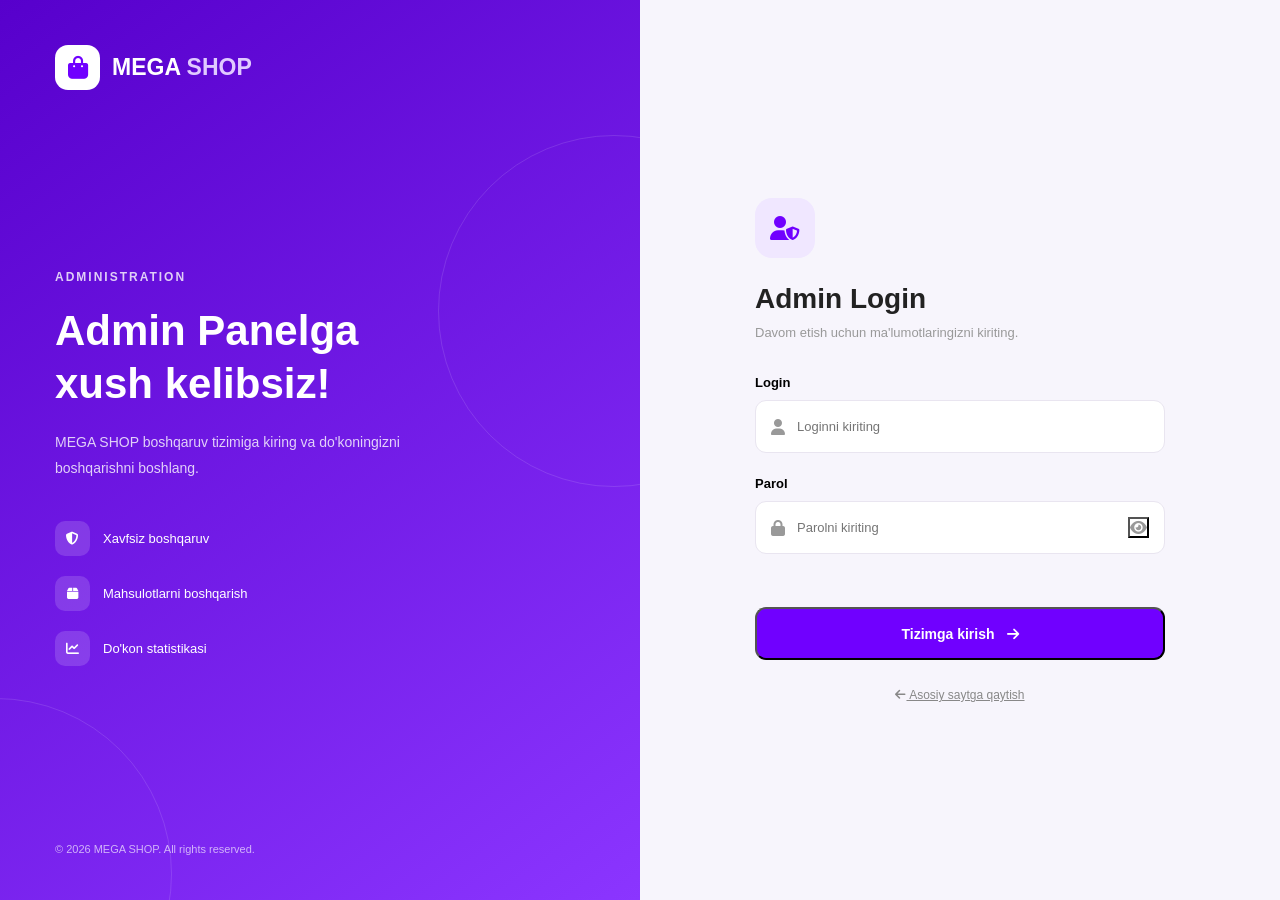
<file: Admin/index.html>
<!DOCTYPE html>
<html lang="uz">

<head>
    <meta charset="UTF-8">
    <meta name="viewport" content="width=device-width, initial-scale=1.0">
    <title>MEGA SHOP | Admin Panel</title>

    <link rel="stylesheet" href="css/style.css">
    <link rel="stylesheet" href="css/dashboard.css">

    <link rel="preconnect" href="https://fonts.googleapis.com">
    <link href="https://fonts.googleapis.com/css2?family=Inter:wght@400;500;600;700;800&display=swap" rel="stylesheet">
    <link rel="stylesheet" href="https://cdnjs.cloudflare.com/ajax/libs/font-awesome/6.5.0/css/all.min.css">
</head>

<body>

    <div class="admin-container">

        <!-- SIDEBAR -->
        <aside class="sidebar" id="sidebar">

            <div class="logo">
                <div class="logo-icon">
                    <i class="fa-solid fa-bag-shopping"></i>
                </div>
                <span>MEGA <b>SHOP</b></span>
            </div>

            <div class="menu-title">MENU</div>

            <nav class="sidebar-menu">

                <a href="index.html" class="menu-link active">
                    <i class="fa-solid fa-chart-pie"></i>
                    <span>Dashboard</span>
                </a>

                <a href="products.html" class="menu-link">
                    <i class="fa-solid fa-box"></i>
                    <span>Mahsulotlar</span>
                </a>

                <a href="add-product.html" class="menu-link">
                    <i class="fa-solid fa-plus"></i>
                    <span>Mahsulot qo'shish</span>
                </a>

                <a href="orders.html" class="menu-link">
                    <i class="fa-solid fa-cart-shopping"></i>
                    <span>Buyurtmalar</span>
                </a>

            </nav>

            <div class="sidebar-bottom">
                <a href="https://sotuv-sayti-gamma.vercel.app/" target="_blank" rel="noopener noreferrer"
                    class="menu-link">
                    <i class="fa-solid fa-globe"></i>
                    <span>Saytga o'tish</span>
                </a>
            </div>

        </aside>

        <!-- MAIN CONTENT -->
        <main class="main-content">

            <header class="topbar">

                <div class="topbar-left">
                    <button class="menu-toggle" id="menuToggle">
                        <i class="fa-solid fa-bars"></i>
                    </button>

                    <div>
                        <h2>Dashboard</h2>
                        <p>Xush kelibsiz, Admin!</p>
                    </div>
                </div>

                <div class="topbar-right">

                    <button class="notification">
                        <i class="fa-regular fa-bell"></i>
                        <span></span>
                    </button>

                    <div class="admin-profile">
                        <div class="profile-avatar">A</div>
                        <div>
                            <h4>Administrator</h4>
                            <p>Super Admin</p>
                        </div>
                    </div>

                </div>

            </header>

            <!-- DASHBOARD -->
            <section class="dashboard-content">

                <div class="welcome-banner">
                    <div>
                        <span>MEGA SHOP ADMIN</span>
                        <h1>Boshqaruv paneliga xush kelibsiz!</h1>
                        <p>Do'koningizni bitta joydan boshqaring.</p>
                    </div>

                    <div class="welcome-icon">
                        <i class="fa-solid fa-store"></i>
                    </div>
                </div>

                <!-- STATISTICS -->
                <div class="stats-grid">

                    <div class="stat-card">
                        <div class="stat-info">
                            <p>Jami mahsulotlar</p>
                            <h2 id="totalProducts">0</h2>
                        </div>
                        <div class="stat-icon purple">
                            <i class="fa-solid fa-box"></i>
                        </div>
                    </div>

                    <div class="stat-card">
                        <div class="stat-info">
                            <p>Buyurtmalar</p>
                            <h2 id="totalOrders">0</h2>
                        </div>
                        <div class="stat-icon blue">
                            <i class="fa-solid fa-cart-shopping"></i>
                        </div>
                    </div>

                    <div class="stat-card">
                        <div class="stat-info">
                            <p>Do'kon holati</p>
                            <h2 class="online-status">Online</h2>
                        </div>
                        <div class="stat-icon green">
                            <i class="fa-solid fa-chart-line"></i>
                        </div>
                    </div>

                </div>

                <!-- QUICK ACTIONS -->
                <div class="section-heading">
                    <div>
                        <h2>Tezkor amallar</h2>
                        <p>Kerakli bo'limga tez o'ting</p>
                    </div>
                </div>

                <div class="actions-grid">

                    <a href="add-product.html" class="action-card">
                        <div class="action-icon purple">
                            <i class="fa-solid fa-plus"></i>
                        </div>
                        <h3>Mahsulot qo'shish</h3>
                        <p>Yangi mahsulot yarating</p>
                        <i class="fa-solid fa-arrow-right action-arrow"></i>
                    </a>

                    <a href="products.html" class="action-card">
                        <div class="action-icon blue">
                            <i class="fa-solid fa-box-open"></i>
                        </div>
                        <h3>Mahsulotlar</h3>
                        <p>Barcha mahsulotlarni boshqaring</p>
                        <i class="fa-solid fa-arrow-right action-arrow"></i>
                    </a>

                    <a href="products.html" class="action-card">
                        <div class="action-icon orange">
                            <i class="fa-solid fa-layer-group"></i>
                        </div>
                        <h3>Kategoriyalar</h3>
                        <p>Kategoriyalarni boshqaring</p>
                        <i class="fa-solid fa-arrow-right action-arrow"></i>
                    </a>

                </div>

            </section>

        </main>

    </div>

    <script src="js/products.js"></script>
    <script src="js/main.js"></script>

</body>

</html>
</file>
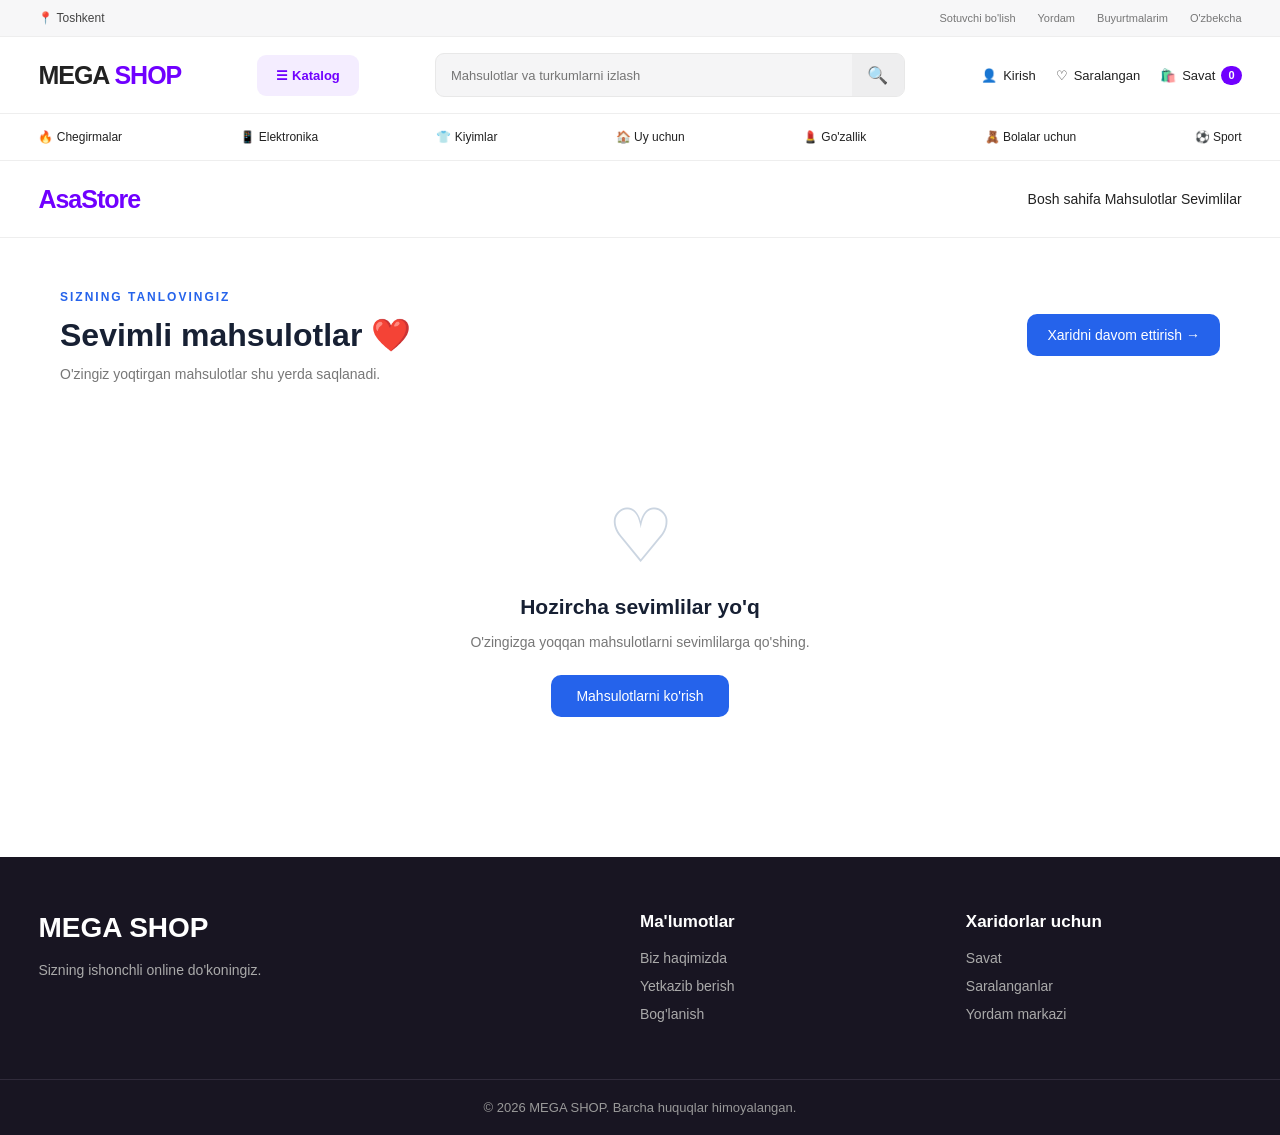
<file: favorites.html>
<!DOCTYPE html>
<html lang="uz">

<head>
    <meta charset="UTF-8">
    <meta name="viewport" content="width=device-width, initial-scale=1.0">
    <title>Sevimlilar | AsaStore</title>

    <link rel="stylesheet" href="css/style.css">
    <link rel="stylesheet" href="css/components.css">
    <link rel="stylesheet" href="css/favorites.css">
    <link rel="stylesheet" href="css/responsive.css">
</head>

<body>

    <header class="header">
        <div class="container">
            <a href="index.html" class="logo">AsaStore</a>

            <nav>
                <a href="index.html">Bosh sahifa</a>
                <a href="products.html">Mahsulotlar</a>
                <a href="favorites.html" class="active">Sevimlilar</a>
            </nav>
        </div>
    </header>

    <main class="favorites-page">

        <div class="favorites-heading">
            <div>
                <span class="favorites-label">SIZNING TANLOVINGIZ</span>
                <h1>Sevimli mahsulotlar ❤️</h1>
                <p>O'zingiz yoqtirgan mahsulotlar shu yerda saqlanadi.</p>
            </div>

            <a href="products.html" class="continue-shopping">
                Xaridni davom ettirish →
            </a>
        </div>

        <div id="favoritesContainer" class="favorites-grid">
            <!-- Mahsulotlar JavaScript orqali chiqadi -->
        </div>

        <div id="emptyFavorites" class="empty-favorites">
            <div class="empty-icon">♡</div>
            <h2>Hozircha sevimlilar yo'q</h2>
            <p>O'zingizga yoqqan mahsulotlarni sevimlilarga qo'shing.</p>
            <a href="products.html">Mahsulotlarni ko'rish</a>
        </div>

    </main>

    <script src="js/header.js"></script>
    <script src="js/products.js"></script>
    <script src="js/main.js"></script>
    <script src="js/favorites.js"></script>
    <script src="js/footer.js"></script>

</body>

</html>
</file>
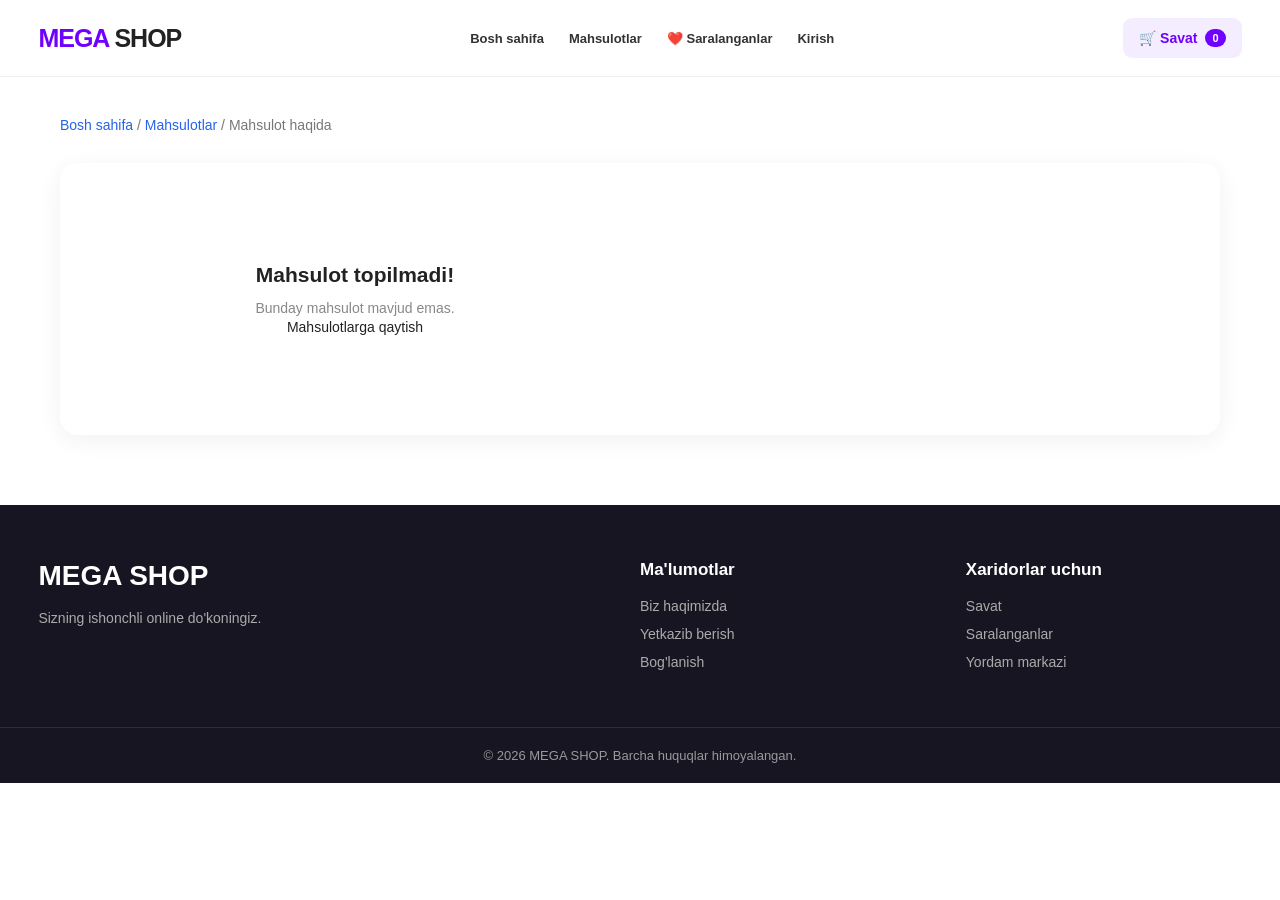
<file: product-detail.html>
<!DOCTYPE html>
<html lang="uz">

<head>
    <meta charset="UTF-8">
    <meta name="viewport" content="width=device-width, initial-scale=1.0">

    <title>Mahsulot haqida | MEGA SHOP</title>

    <link rel="stylesheet" href="css/style.css">
    <link rel="stylesheet" href="css/components.css">
    <link rel="stylesheet" href="css/product-detail.css">
    <link rel="stylesheet" href="css/responsive.css">
</head>

<body>

    <!-- HEADER -->

    <header class="header">

        <div class="container">

            <a href="index.html" class="logo">
                MEGA <span>SHOP</span>
            </a>

            <nav class="navbar">
                <a href="index.html">Bosh sahifa</a>
                <a href="products.html">Mahsulotlar</a>
                <a href="favorites.html">❤️ Saralanganlar</a>
                <a href="login.html">Kirish</a>
            </nav>

            <a href="cart.html" class="cart-link">
                🛒 Savat
                <span id="cartCount">0</span>
            </a>

        </div>

    </header>

    <!-- PRODUCT DETAIL -->

    <main class="product-detail-page">

        <div class="detail-breadcrumb">
            <a href="index.html">Bosh sahifa</a>
            <span> / </span>
            <a href="products.html">Mahsulotlar</a>
            <span> / </span>
            <span>Mahsulot haqida</span>
        </div>

        <section class="product-detail" id="productDetail">

            <div class="detail-image">

                <img id="detailImage" src="" alt="Mahsulot rasmi">

            </div>

            <div class="detail-info">

                <span class="detail-category" id="detailCategory">
                    Kategoriya
                </span>

                <h1 id="detailName">
                    Mahsulot nomi
                </h1>

                <div class="detail-rating" id="detailRating">
                    ⭐ 0.0
                </div>

                <div class="detail-prices">

                    <strong id="detailPrice">
                        0 so'm
                    </strong>

                    <del id="detailOldPrice">
                        0 so'm
                    </del>

                </div>

                <p class="detail-description" id="detailDescription">
                    Mahsulot haqida ma'lumot.
                </p>

                <div class="detail-actions">

                    <button class="detail-cart-btn" id="detailCartBtn">
                        🛒 Savatga qo'shish
                    </button>

                    <button class="detail-favorite-btn" id="detailFavoriteBtn">
                        ♡ Saralanganlarga
                    </button>

                </div>

                <div class="detail-features">

                    <p>🚚 Tezkor yetkazib berish</p>

                    <p>🛡️ Sifat kafolati</p>

                    <p>💳 Qulay to'lov imkoniyati</p>

                </div>

            </div>

        </section>

    </main>

    <!-- FOOTER -->

     

    <script src="js/products.js"></script>
    <script src="js/main.js"></script>
    <script src="js/product-detail.js"></script>
    <script src="js/footer.js"></script>

</body>

</html>
</file>
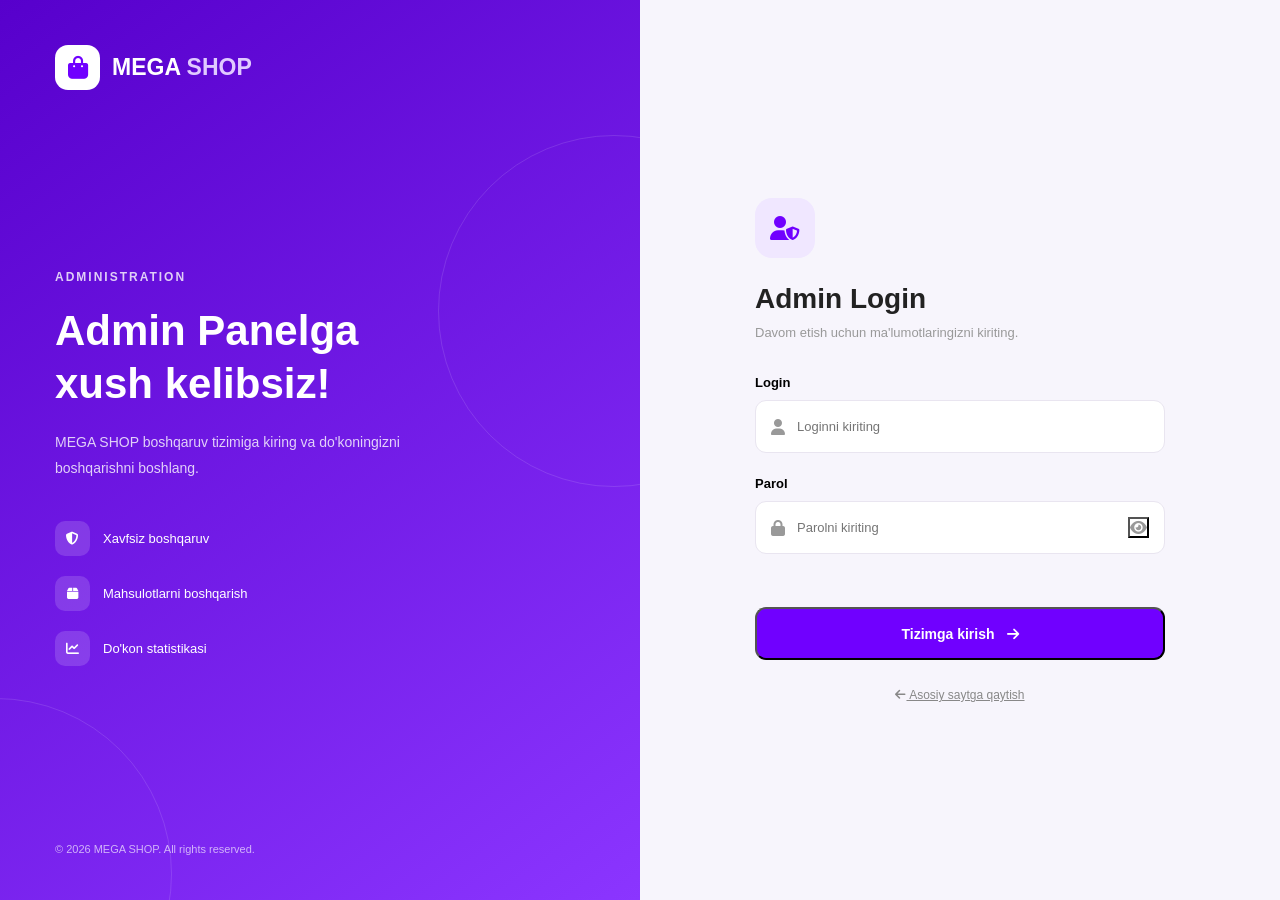
<file: Admin/add-product.html>
<!DOCTYPE html>
<html lang="uz">

<head>
    <meta charset="UTF-8">
    <meta name="viewport" content="width=device-width, initial-scale=1.0">
    <title>Mahsulot qo‘shish | MEGA SHOP Admin</title>

    <link rel="stylesheet" href="css/style.css">
    <link rel="stylesheet" href="css/add-product.css">
</head>

<body>

    <div class="admin-layout">

        <!-- SIDEBAR -->
        <aside class="sidebar">
            <div class="sidebar-logo">
                <h2>MEGA <span>SHOP</span></h2>
                <p>Admin Panel</p>
            </div>

            <nav class="sidebar-nav">
                <a href="index.html">📊 Dashboard</a>
                <a href="products.html">📦 Mahsulotlar</a>
                <a href="add-product.html" class="active">➕ Mahsulot qo‘shish</a>
                <!-- <a href="categories.html">📁 Kategoriyalar</a> -->
                <a href="orders.html">🛒 Buyurtmalar</a>
            </nav>

            <div class="sidebar-bottom">
                <a href="../index.html">🌐 Saytga qaytish</a>
                <a href="login.html" id="logoutBtn">🚪 Chiqish</a>
            </div>
        </aside>

        <!-- MAIN CONTENT -->
        <main class="main-content">

            <header class="admin-header">
                <div>
                    <h1 id="pageTitle">Yangi mahsulot</h1>
                    <p>Do‘koningizga yangi mahsulot qo‘shing</p>
                </div>

                <a href="products.html" class="back-btn">
                    ← Orqaga
                </a>
            </header>

            <section class="product-form-section">

                <form id="productForm">

                    <div class="form-card">
                        <h2>Mahsulot haqida</h2>

                        <div class="form-group">
                            <label for="productName">Mahsulot nomi</label>
                            <input type="text" id="productName" placeholder="Masalan: iPhone 17 Pro Max" required>
                        </div>

                        <div class="form-row">

                            <div class="form-group">
                                <label for="productPrice">Narxi (so‘m)</label>
                                <input type="number" id="productPrice" placeholder="15000000" min="0" required>
                            </div>

                            <div class="form-group">
                                <label for="productOldPrice">Eski narxi (ixtiyoriy)</label>
                                <input type="number" id="productOldPrice" placeholder="17000000" min="0">
                            </div>

                        </div>

                        <div class="form-group">
                            <label for="productCategory">Kategoriya</label>
                            <select id="productCategory" required>
                                <option value="">Kategoriyani tanlang</option>
                                <option value="Elektronika">Elektronika</option>
                                <option value="Telefonlar">Telefonlar</option>
                                <option value="Kompyuterlar">Kompyuterlar</option>
                                <option value="Kiyimlar">Kiyimlar</option>
                                <option value="Aksessuarlar">Aksessuarlar</option>
                                <option value="Uy jihozlari">Uy jihozlari</option>
                            </select>
                        </div>

                        <div class="form-group">
                            <label for="productImage">Mahsulot rasmi URL manzili</label>
                            <input type="url" id="productImage" placeholder="https://example.com/image.jpg">
                        </div>

                        <div class="form-group">
                            <label for="productDescription">Mahsulot tavsifi</label>
                            <textarea id="productDescription" rows="5"
                                placeholder="Mahsulot haqida ma'lumot yozing..."></textarea>
                        </div>

                    </div>

                    <div class="form-actions">
                        <a href="products.html" class="cancel-btn">
                            Bekor qilish
                        </a>

                        <button type="submit" id="saveProductBtn">
                            Mahsulotni saqlash
                        </button>
                    </div>

                </form>

            </section>

        </main>

    </div>

    <script src="js/main.js"></script>
    <script src="js/add-product.js"></script>

</body>

</html>
</file>
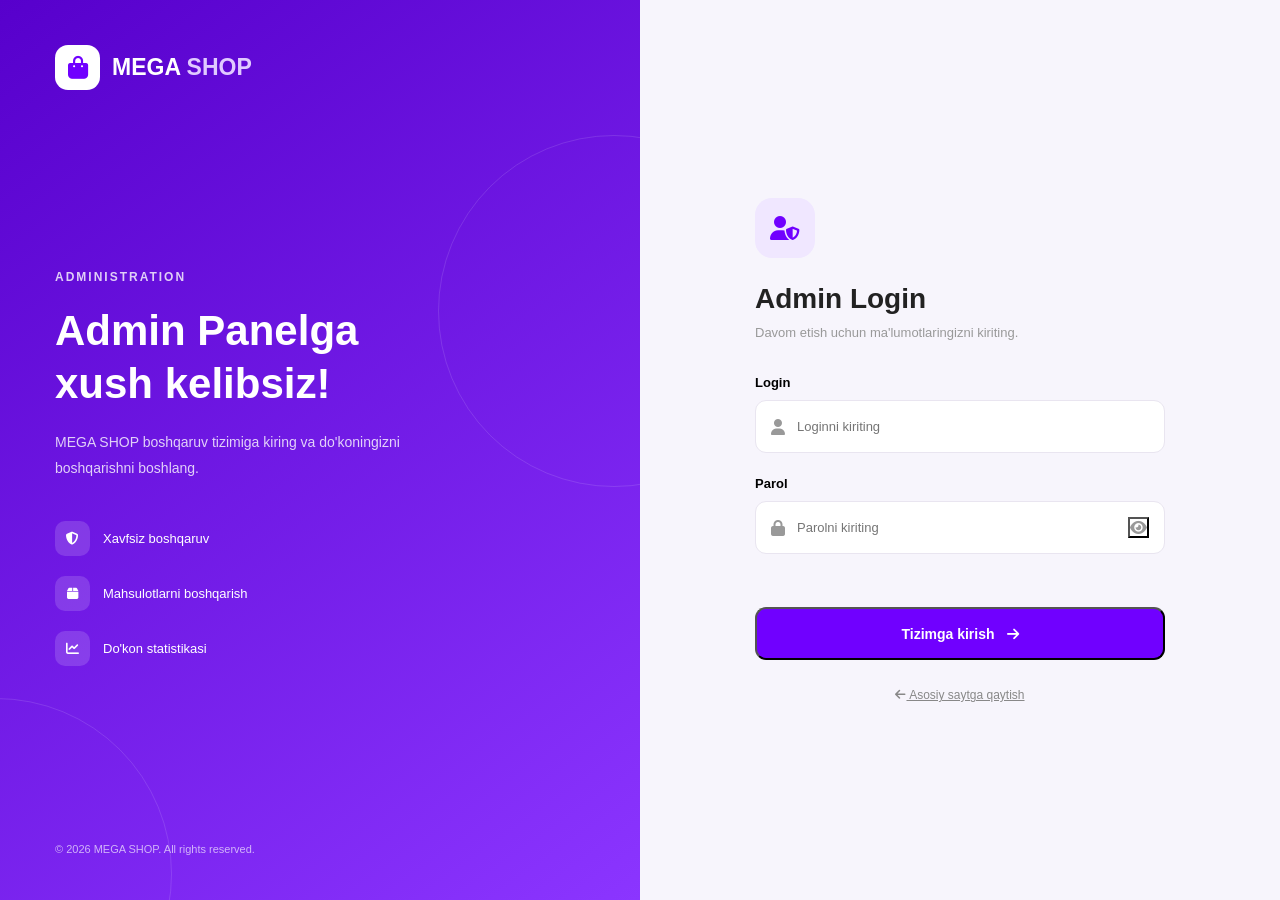
<file: Admin/login.html>
<!DOCTYPE html>
<html lang="uz">

<head>
    <meta charset="UTF-8">
    <meta name="viewport" content="width=device-width, initial-scale=1.0">
    <title>MEGA SHOP | Admin Login</title>

    <link rel="stylesheet" href="css/login.css">
    <link rel="stylesheet" href="https://cdnjs.cloudflare.com/ajax/libs/font-awesome/6.5.0/css/all.min.css">
</head>

<body>

    <div class="login-container">

        <div class="login-left">

            <div class="login-logo">
                <div class="logo-icon">
                    <i class="fa-solid fa-bag-shopping"></i>
                </div>
                <span>MEGA <b>SHOP</b></span>
            </div>

            <div class="login-content">
                <span class="welcome-label">ADMINISTRATION</span>

                <h1>Admin Panelga<br> xush kelibsiz!</h1>

                <p>
                    MEGA SHOP boshqaruv tizimiga kiring
                    va do'koningizni boshqarishni boshlang.
                </p>

                <div class="login-features">
                    <div>
                        <i class="fa-solid fa-shield-halved"></i>
                        Xavfsiz boshqaruv
                    </div>

                    <div>
                        <i class="fa-solid fa-box"></i>
                        Mahsulotlarni boshqarish
                    </div>

                    <div>
                        <i class="fa-solid fa-chart-line"></i>
                        Do'kon statistikasi
                    </div>
                </div>
            </div>

            <div class="login-footer">
                © 2026 MEGA SHOP. All rights reserved.
            </div>

        </div>


        <div class="login-right">

            <div class="login-form">

                <div class="form-icon">
                    <i class="fa-solid fa-user-shield"></i>
                </div>

                <h2>Admin Login</h2>
                <p>Davom etish uchun ma'lumotlaringizni kiriting.</p>

                <form id="loginForm">

                    <div class="input-group">
                        <label>Login</label>

                        <div class="input-box">
                            <i class="fa-solid fa-user"></i>

                            <input type="text" id="username" placeholder="Loginni kiriting" autocomplete="username"
                                required>
                        </div>
                    </div>


                    <div class="input-group">
                        <label>Parol</label>

                        <div class="input-box">
                            <i class="fa-solid fa-lock"></i>

                            <input type="password" id="password" placeholder="Parolni kiriting"
                                autocomplete="current-password" required>

                            <button type="button" id="togglePassword">
                                <i class="fa-solid fa-eye"></i>
                            </button>
                        </div>
                    </div>


                    <div class="error-message" id="errorMessage"></div>

                    <button type="submit" class="login-btn">
                        Tizimga kirish
                        <i class="fa-solid fa-arrow-right"></i>
                    </button>

                </form>

                <a href="../index.html" class="back-link">
                    <i class="fa-solid fa-arrow-left"></i>
                    Asosiy saytga qaytish
                </a>

            </div>

        </div>

    </div>

    <script src="js/login.js"></script>

</body>

</html>
</file>
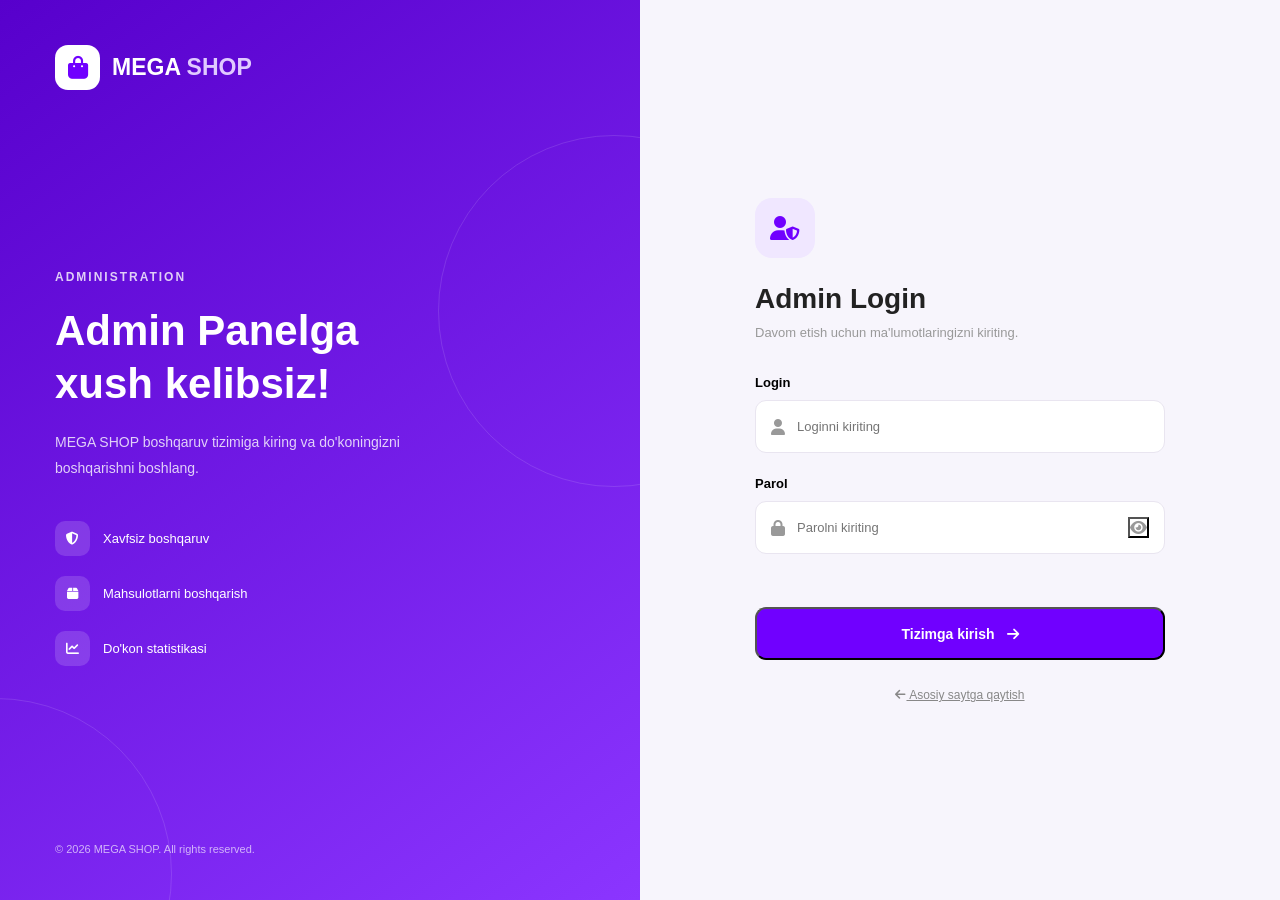
<file: Admin/products.html>
<!DOCTYPE html>
<html lang="uz">

<head>
    <meta charset="UTF-8">
    <meta name="viewport" content="width=device-width, initial-scale=1.0">
    <title>MEGA SHOP | Mahsulotlar</title>

    <link rel="stylesheet" href="css/style.css">
    <link rel="stylesheet" href="css/products.css">

    <link rel="stylesheet" href="https://cdnjs.cloudflare.com/ajax/libs/font-awesome/6.5.0/css/all.min.css">
</head>

<body>

    <div class="admin-container">

        <!-- SIDEBAR -->
        <aside class="sidebar" id="sidebar">

            <div class="logo">
                <div class="logo-icon">
                    <i class="fa-solid fa-bag-shopping"></i>
                </div>
                <span>MEGA <b>SHOP</b></span>
            </div>

            <div class="menu-title">MENU</div>

            <nav class="sidebar-menu">

                <a href="index.html" class="menu-link">
                    <i class="fa-solid fa-chart-pie"></i>
                    <span>Dashboard</span>
                </a>

                <a href="products.html" class="menu-link active">
                    <i class="fa-solid fa-box"></i>
                    <span>Mahsulotlar</span>
                </a>

                <a href="add-product.html" class="menu-link">
                    <i class="fa-solid fa-plus"></i>
                    <span>Mahsulot qo'shish</span>
                </a>

                <a href="categories.html" class="menu-link">
                    <i class="fa-solid fa-layer-group"></i>
                    <span>Kategoriyalar</span>
                </a>

                <a href="orders.html" class="menu-link">
                    <i class="fa-solid fa-cart-shopping"></i>
                    <span>Buyurtmalar</span>
                </a>

            </nav>

            <div class="sidebar-bottom">
                <a href="../index.html" target="_blank" class="menu-link">
                    <i class="fa-solid fa-globe"></i>
                    <span>Saytga o'tish</span>
                </a>
            </div>

        </aside>


        <!-- MAIN -->
        <main class="main-content">

            <header class="topbar">

                <div class="topbar-left">
                    <button class="menu-toggle" id="menuToggle">
                        <i class="fa-solid fa-bars"></i>
                    </button>

                    <div>
                        <h2>Mahsulotlar</h2>
                        <p>Barcha mahsulotlarni boshqaring</p>
                    </div>
                </div>

                <div class="topbar-right">

                    <div class="admin-profile">
                        <div class="profile-avatar">A</div>
                        <div>
                            <h4>Administrator</h4>
                            <p>Super Admin</p>
                        </div>
                    </div>

                </div>

            </header>


            <section class="products-content">

                <div class="products-heading">

                    <div>
                        <h1>Mahsulotlar</h1>
                        <p>Do'koningizdagi barcha mahsulotlar</p>
                    </div>

                    <a href="add-product.html" class="add-product-btn">
                        <i class="fa-solid fa-plus"></i>
                        Mahsulot qo'shish
                    </a>

                </div>


                <!-- STATISTICS -->
                <div class="product-summary">

                    <div class="summary-card">
                        <div>
                            <p>Jami mahsulotlar</p>
                            <h2 id="productCount">0</h2>
                        </div>
                        <i class="fa-solid fa-box"></i>
                    </div>

                    <div class="summary-card">
                        <div>
                            <p>Qidiruv natijalari</p>
                            <h2 id="searchCount">0</h2>
                        </div>
                        <i class="fa-solid fa-magnifying-glass"></i>
                    </div>

                </div>


                <!-- PRODUCT TABLE -->
                <div class="products-box">

                    <div class="products-toolbar">

                        <div>
                            <h3>Barcha mahsulotlar</h3>
                            <p>Mahsulotlaringiz ro'yxati</p>
                        </div>

                        <div class="search-box">
                            <i class="fa-solid fa-magnifying-glass"></i>
                            <input type="text" id="productSearch" placeholder="Mahsulot qidirish...">
                        </div>

                    </div>


                    <div class="table-wrapper">

                        <table>

                            <thead>
                                <tr>
                                    <th>Mahsulot</th>
                                    <th>Kategoriya</th>
                                    <th>Narxi</th>
                                    <th>Sana</th>
                                    <th>Amallar</th>
                                </tr>
                            </thead>

                            <tbody id="productsTable">

                            </tbody>

                        </table>

                    </div>


                    <div class="empty-products" id="emptyProducts">
                        <i class="fa-solid fa-box-open"></i>
                        <h3>Hozircha mahsulotlar yo'q</h3>
                        <p>Yangi mahsulot qo'shish orqali boshlang.</p>

                        <a href="add-product.html" class="add-product-btn">
                            <i class="fa-solid fa-plus"></i>
                            Mahsulot qo'shish
                        </a>
                    </div>

                </div>

            </section>

        </main>

    </div>

    <script src="js/main.js"></script>
    <script src="js/products.js"></script>

</body>

</html>
</file>
<file: Admin/css/style.css>
/* ==============================
   MEGA SHOP - ADMIN MAIN STYLE
============================== */

@import url('https://fonts.googleapis.com/css2?family=Inter:wght@400;500;600;700;800&display=swap');

:root {
    --primary: #7000ff;
    --primary-dark: #5700cc;
    --primary-light: #f3ebff;

    --text: #222222;
    --muted: #888888;

    --background: #f7f7fb;
    --white: #ffffff;
    --border: #eeeeee;

    --green: #16a34a;
    --orange: #f59e0b;
    --blue: #3b82f6;

    --sidebar-width: 260px;
}

* {
    margin: 0;
    padding: 0;
    box-sizing: border-box;
}

body {
    font-family: 'Inter', sans-serif;
    background: var(--background);
    color: var(--text);
}

a {
    text-decoration: none;
    color: inherit;
}

button {
    font-family: inherit;
    cursor: pointer;
    border: none;
}

.admin-container {
    display: flex;
    min-height: 100vh;
}

/* SIDEBAR */

.sidebar {
    width: var(--sidebar-width);
    height: 100vh;
    background: var(--white);
    border-right: 1px solid var(--border);
    position: fixed;
    top: 0;
    left: 0;
    padding: 28px 18px;
    display: flex;
    flex-direction: column;
    z-index: 1000;
}

.logo {
    display: flex;
    align-items: center;
    gap: 12px;
    font-size: 21px;
    font-weight: 800;
    margin-bottom: 45px;
    padding: 0 8px;
}

.logo b {
    color: var(--primary);
}

.logo-icon {
    width: 42px;
    height: 42px;
    background: var(--primary);
    color: white;
    border-radius: 12px;
    display: flex;
    justify-content: center;
    align-items: center;
    font-size: 19px;
}

.menu-title {
    font-size: 11px;
    font-weight: 700;
    color: #aaaaaa;
    letter-spacing: 1.5px;
    padding: 0 12px;
    margin-bottom: 15px;
}

.sidebar-menu {
    display: flex;
    flex-direction: column;
    gap: 7px;
}

.menu-link {
    display: flex;
    align-items: center;
    gap: 14px;
    padding: 14px 13px;
    border-radius: 10px;
    color: #777777;
    font-size: 13px;
    font-weight: 600;
    transition: 0.3s;
}

.menu-link i {
    font-size: 17px;
    width: 20px;
    text-align: center;
}

.menu-link:hover,
.menu-link.active {
    background: var(--primary-light);
    color: var(--primary);
}

.sidebar-bottom {
    margin-top: auto;
}

/* MAIN CONTENT */

.main-content {
    width: calc(100% - var(--sidebar-width));
    margin-left: var(--sidebar-width);
    min-height: 100vh;
}

/* TOPBAR */

.topbar {
    height: 90px;
    background: var(--white);
    border-bottom: 1px solid var(--border);
    padding: 0 35px;
    display: flex;
    align-items: center;
    justify-content: space-between;
}

.topbar-left {
    display: flex;
    align-items: center;
    gap: 15px;
}

.topbar-left h2 {
    font-size: 20px;
    font-weight: 800;
}

.topbar-left p {
    font-size: 12px;
    color: var(--muted);
    margin-top: 5px;
}

.topbar-right {
    display: flex;
    align-items: center;
    gap: 25px;
}

.notification {
    width: 42px;
    height: 42px;
    border-radius: 12px;
    background: #f7f4ff;
    color: var(--primary);
    font-size: 17px;
    position: relative;
}

.notification span {
    width: 7px;
    height: 7px;
    background: #ef4444;
    border-radius: 50%;
    position: absolute;
    top: 9px;
    right: 9px;
}

.admin-profile {
    display: flex;
    align-items: center;
    gap: 11px;
}

.profile-avatar {
    width: 42px;
    height: 42px;
    background: var(--primary);
    color: white;
    border-radius: 50%;
    display: flex;
    align-items: center;
    justify-content: center;
    font-size: 18px;
    font-weight: 800;
}

.admin-profile h4 {
    font-size: 12px;
    font-weight: 700;
}

.admin-profile p {
    font-size: 11px;
    color: var(--muted);
    margin-top: 4px;
}

.menu-toggle {
    display: none;
    width: 40px;
    height: 40px;
    background: var(--primary-light);
    color: var(--primary);
    border-radius: 10px;
    font-size: 18px;
}

/* COMMON */

.online-status {
    color: var(--green) !important;
}

.purple {
    background: #f0e7ff;
    color: #7000ff;
}

.orange {
    background: #fff4df;
    color: #f59e0b;
}

.blue {
    background: #e8f1ff;
    color: #3b82f6;
}

.green {
    background: #e5f9ed;
    color: #16a34a;
}

/* RESPONSIVE */

@media (max-width: 1000px) {
    :root {
        --sidebar-width: 230px;
    }

    .topbar {
        padding: 0 22px;
    }
}

@media (max-width: 768px) {

    .sidebar {
        transform: translateX(-100%);
        transition: 0.3s ease;
    }

    .sidebar.open {
        transform: translateX(0);
    }

    .main-content {
        width: 100%;
        margin-left: 0;
    }

    .menu-toggle {
        display: block;
    }

    .topbar {
        padding: 0 15px;
        height: 75px;
    }

    .topbar-right {
        gap: 12px;
    }

    .admin-profile h4,
    .admin-profile p {
        display: none;
    }
}

@media (max-width: 450px) {

    .topbar-left h2 {
        font-size: 16px;
    }

    .topbar-left p {
        font-size: 10px;
    }

    .notification {
        width: 36px;
        height: 36px;
    }

    .profile-avatar {
        width: 36px;
        height: 36px;
    }
}



/* ==============================
   ADD PRODUCT PAGE COMPATIBILITY
============================== */

.admin-layout {
    display: flex;
    min-height: 100vh;
}

.sidebar-logo {
    margin-bottom: 45px;
    padding: 0 8px;
}

.sidebar-logo h2 {
    font-size: 21px;
    font-weight: 800;
}

.sidebar-logo h2 span {
    color: var(--primary);
}

.sidebar-logo p {
    color: var(--muted);
    font-size: 12px;
    margin-top: 6px;
}

.sidebar-nav {
    display: flex;
    flex-direction: column;
    gap: 7px;
}

.sidebar-nav a,
.sidebar-bottom a {
    display: flex;
    align-items: center;
    gap: 12px;
    padding: 14px 13px;
    border-radius: 10px;
    color: #777;
    font-size: 13px;
    font-weight: 600;
    transition: 0.3s;
}

.sidebar-nav a:hover,
.sidebar-nav a.active,
.sidebar-bottom a:hover {
    background: var(--primary-light);
    color: var(--primary);
}

.sidebar-bottom {
    margin-top: auto;
}

.admin-header {
    background: white;
    padding: 28px 35px;
    display: flex;
    justify-content: space-between;
    align-items: center;
    border-bottom: 1px solid var(--border);
}

.admin-header h1 {
    font-size: 24px;
    font-weight: 800;
}

.admin-header p {
    color: var(--muted);
    font-size: 13px;
    margin-top: 7px;
}

@media (max-width: 768px) {
    .sidebar {
        width: 260px;
    }

    .admin-header {
        padding: 20px 15px;
    }

    .admin-header h1 {
        font-size: 19px;
    }
}
</file>
<file: Admin/css/dashboard.css>
/* ==============================
   MEGA SHOP - DASHBOARD STYLE
============================== */

.dashboard-content {
    padding: 30px 35px;
}

/* WELCOME BANNER */

.welcome-banner {
    background: linear-gradient(120deg, #7000ff, #9b50ff);
    padding: 35px;
    border-radius: 18px;
    color: white;
    display: flex;
    justify-content: space-between;
    align-items: center;
    position: relative;
    overflow: hidden;
    margin-bottom: 30px;
}

.welcome-banner span {
    font-size: 11px;
    font-weight: 700;
    letter-spacing: 2px;
    opacity: 0.8;
}

.welcome-banner h1 {
    font-size: 25px;
    font-weight: 800;
    margin: 12px 0;
}

.welcome-banner p {
    font-size: 13px;
    opacity: 0.85;
}

.welcome-icon {
    width: 100px;
    height: 100px;
    background: rgba(255,255,255,0.15);
    border-radius: 25px;
    display: flex;
    align-items: center;
    justify-content: center;
    font-size: 48px;
    transform: rotate(-10deg);
}

/* STATISTICS */

.stats-grid {
    display: grid;
    grid-template-columns: repeat(4, 1fr);
    gap: 20px;
    margin-bottom: 38px;
}

.stat-card {
    background: white;
    padding: 23px;
    border-radius: 15px;
    border: 1px solid #eeeeee;
    display: flex;
    align-items: center;
    justify-content: space-between;
    transition: 0.3s ease;
}

.stat-card:hover {
    transform: translateY(-5px);
    box-shadow: 0 12px 30px rgba(0,0,0,0.05);
}

.stat-info p {
    color: #888888;
    font-size: 12px;
    font-weight: 500;
    margin-bottom: 12px;
}

.stat-info h2 {
    font-size: 27px;
    font-weight: 800;
    color: #222222;
}

.stat-icon {
    width: 50px;
    height: 50px;
    border-radius: 13px;
    display: flex;
    align-items: center;
    justify-content: center;
    font-size: 20px;
}

/* SECTION HEADING */

.section-heading {
    display: flex;
    align-items: center;
    justify-content: space-between;
    margin-bottom: 20px;
}

.section-heading h2 {
    font-size: 19px;
    font-weight: 800;
}

.section-heading p {
    color: #999999;
    font-size: 12px;
    margin-top: 6px;
}

/* QUICK ACTIONS */

.actions-grid {
    display: grid;
    grid-template-columns: repeat(3, 1fr);
    gap: 20px;
}

.action-card {
    background: white;
    border: 1px solid #eeeeee;
    border-radius: 15px;
    padding: 25px;
    position: relative;
    transition: 0.3s ease;
}

.action-card:hover {
    transform: translateY(-5px);
    border-color: #d9c3ff;
    box-shadow: 0 12px 30px rgba(112,0,255,0.07);
}

.action-icon {
    width: 48px;
    height: 48px;
    border-radius: 13px;
    display: flex;
    justify-content: center;
    align-items: center;
    font-size: 19px;
    margin-bottom: 20px;
}

.action-card h3 {
    font-size: 15px;
    font-weight: 700;
    margin-bottom: 9px;
}

.action-card p {
    color: #999999;
    font-size: 12px;
}

.action-arrow {
    position: absolute;
    right: 24px;
    bottom: 25px;
    color: #aaaaaa;
    font-size: 14px;
    transition: 0.3s;
}

.action-card:hover .action-arrow {
    color: #7000ff;
    transform: translateX(5px);
}

/* RESPONSIVE */

@media (max-width: 1100px) {

    .stats-grid {
        grid-template-columns: repeat(2, 1fr);
    }

    .actions-grid {
        grid-template-columns: repeat(2, 1fr);
    }

}

@media (max-width: 768px) {

    .dashboard-content {
        padding: 22px 15px;
    }

    .welcome-banner {
        padding: 25px;
    }

    .welcome-banner h1 {
        font-size: 20px;
    }

    .welcome-icon {
        width: 70px;
        height: 70px;
        font-size: 32px;
    }

    .stats-grid {
        gap: 12px;
    }

    .stat-card {
        padding: 17px;
    }

    .stat-info h2 {
        font-size: 22px;
    }

    .stat-icon {
        width: 40px;
        height: 40px;
        font-size: 16px;
    }

}

@media (max-width: 480px) {

    .stats-grid {
        grid-template-columns: 1fr;
    }

    .actions-grid {
        grid-template-columns: 1fr;
    }

    .welcome-icon {
        display: none;
    }

    .welcome-banner h1 {
        font-size: 18px;
    }

}
</file>
<file: css/style.css>
/* ==============================
   MEGA SHOP - MAIN STYLE
============================== */

:root {
    --primary: #7000ff;
    --primary-dark: #5700cc;
    --secondary: #f4edff;
    --text: #222222;
    --muted: #777777;
    --border: #eeeeee;
    --background: #ffffff;
    --light: #f7f7f8;
    --radius: 12px;
}

* {
    margin: 0;
    padding: 0;
    box-sizing: border-box;
}

html {
    scroll-behavior: smooth;
}

body {
    font-family: 'Inter', sans-serif;
    background: var(--background);
    color: var(--text);
    font-size: 14px;
}

a {
    text-decoration: none;
    color: inherit;
}

button,
input {
    font-family: inherit;
}

button {
    cursor: pointer;
    border: none;
}

.container {
    width: min(1240px, 94%);
    margin: auto;
}

/* TOP HEADER */

.top-header {
    background: #f7f7f8;
    border-bottom: 1px solid var(--border);
}

.top-header-content {
    height: 36px;
    display: flex;
    align-items: center;
    justify-content: space-between;
}

.location {
    color: #444;
    font-size: 12px;
    font-weight: 500;
}

.top-links {
    display: flex;
    align-items: center;
    gap: 22px;
}

.top-links a {
    color: var(--muted);
    font-size: 11px;
    transition: 0.2s;
}

.top-links a:hover {
    color: var(--primary);
}

/* MAIN HEADER */

.header {
    background: white;
    position: sticky;
    top: 0;
    z-index: 100;
    border-bottom: 1px solid var(--border);
}

.header-content {
    min-height: 76px;
    display: flex;
    align-items: center;
    justify-content: space-between;
    gap: 22px;
}

.logo {
    font-size: 25px;
    font-weight: 800;
    color: var(--primary);
    white-space: nowrap;
    letter-spacing: -1px;
}

.logo span {
    color: #222;
}

.catalog-btn {
    background: var(--secondary);
    color: var(--primary);
    padding: 13px 19px;
    border-radius: 9px;
    font-weight: 600;
    font-size: 13px;
    transition: 0.3s;
    white-space: nowrap;
}

.catalog-btn:hover {
    background: #e8d9ff;
}

/* SEARCH */

.search-box {
    height: 44px;
    display: flex;
    flex: 1;
    max-width: 470px;
    background: #f5f5f6;
    border: 1px solid #e8e8e8;
    border-radius: 9px;
    overflow: hidden;
    transition: 0.3s;
}

.search-box:focus-within {
    border-color: var(--primary);
    box-shadow: 0 0 0 3px #7000ff15;
}

.search-box input {
    flex: 1;
    min-width: 0;
    padding: 0 15px;
    outline: none;
    border: none;
    background: transparent;
    font-size: 13px;
}

.search-box button {
    width: 52px;
    background: #eeeeef;
    font-size: 17px;
    transition: 0.2s;
}

.search-box button:hover {
    background: var(--primary);
}

/* HEADER ACTIONS */

.header-actions {
    display: flex;
    align-items: center;
    gap: 20px;
}

.header-actions a {
    display: flex;
    align-items: center;
    gap: 6px;
    font-size: 13px;
    font-weight: 500;
    white-space: nowrap;
    transition: 0.2s;
}

.header-actions a:hover {
    color: var(--primary);
}

.header-actions b {
    background: var(--primary);
    color: white;
    border-radius: 50%;
    min-width: 19px;
    height: 19px;
    display: grid;
    place-items: center;
    font-size: 10px;
}

/* CATEGORY NAVIGATION */

.category-nav {
    background: white;
    border-bottom: 1px solid var(--border);
}

.category-links {
    height: 46px;
    display: flex;
    align-items: center;
    justify-content: space-between;
    gap: 20px;
    overflow-x: auto;
}

.category-links a {
    font-size: 12px;
    font-weight: 500;
    white-space: nowrap;
    transition: 0.2s;
}

.category-links a:hover {
    color: var(--primary);
}

/* HERO SECTION */

.hero-section {
    margin-top: 22px;
}

.hero-banner {
    min-height: 320px;
    border-radius: 15px;
    overflow: hidden;
    display: flex;
    align-items: center;
    padding: 45px;
    background:
        linear-gradient(100deg, #350078 0%, #7400ff 55%, #a64cff 100%);
    position: relative;
}

.hero-banner::after {
    content: "MEGA";
    position: absolute;
    right: 30px;
    top: 50%;
    transform: translateY(-50%);
    font-size: clamp(80px, 15vw, 200px);
    font-weight: 800;
    color: #ffffff12;
    letter-spacing: -12px;
    pointer-events: none;
}

.hero-content {
    position: relative;
    z-index: 2;
    max-width: 600px;
    color: white;
}

.hero-label {
    display: inline-block;
    background: #ffe500;
    color: #222;
    padding: 9px 16px;
    border-radius: 6px;
    font-weight: 800;
    font-size: 13px;
    margin-bottom: 18px;
}

.hero-content h1 {
    font-size: clamp(30px, 4vw, 48px);
    line-height: 1.12;
    font-weight: 800;
    margin-bottom: 15px;
}

.hero-content p {
    font-size: 17px;
    opacity: 0.9;
    margin-bottom: 25px;
}

.hero-btn {
    display: inline-block;
    background: white;
    color: var(--primary);
    padding: 14px 25px;
    border-radius: 9px;
    font-weight: 700;
    transition: 0.3s;
}

.hero-btn:hover {
    background: #ffe500;
    color: #222;
    transform: translateY(-3px);
}

/* QUICK CATEGORIES */

.quick-categories {
    display: grid;
    grid-template-columns: repeat(5, 1fr);
    gap: 12px;
    margin-top: 18px;
}

.quick-category {
    min-height: 55px;
    display: flex;
    justify-content: center;
    align-items: center;
    background: var(--light);
    border-radius: 12px;
    font-size: 13px;
    font-weight: 600;
    transition: 0.25s;
}

.quick-category:hover {
    background: var(--secondary);
    color: var(--primary);
    transform: translateY(-3px);
}

/* PRODUCTS SECTION */

.products-section {
    margin-top: 35px;
}

.section-heading {
    display: flex;
    align-items: center;
    justify-content: space-between;
    margin-bottom: 22px;
}

.section-heading h2 {
    font-size: 22px;
    font-weight: 800;
}

.section-heading a {
    color: var(--primary);
    font-weight: 600;
    font-size: 13px;
}

/* PRODUCT GRID */

.products-grid {
    display: grid;
    grid-template-columns: repeat(5, minmax(0, 1fr));
    gap: 14px;
}

.product-card {
    min-width: 0;
    padding: 8px;
    border-radius: 12px;
    transition: 0.25s;
    position: relative;
    cursor: pointer;
}

.product-card:hover {
    box-shadow: 0 5px 25px #00000012;
    transform: translateY(-4px);
}

.product-image {
    width: 100%;
    height: 205px;
    background: #f5f5f5;
    border-radius: 9px;
    overflow: hidden;
    position: relative;
}

.product-image img {
    width: 100%;
    height: 100%;
    object-fit: contain;
    transition: 0.35s;
}

.product-card:hover .product-image img {
    transform: scale(1.06);
}

.product-badge {
    position: absolute;
    left: 8px;
    top: 8px;
    background: var(--primary);
    color: white;
    padding: 5px 8px;
    border-radius: 5px;
    font-size: 10px;
    font-weight: 700;
}

.product-title {
    margin-top: 10px;
    font-size: 13px;
    font-weight: 500;
    line-height: 1.5;
    height: 39px;
    overflow: hidden;
}

.product-rating {
    margin-top: 7px;
    color: #f5a623;
    font-size: 11px;
}

.product-price {
    margin-top: 9px;
    font-size: 16px;
    font-weight: 800;
}

.old-price {
    display: block;
    font-size: 11px;
    color: #999;
    text-decoration: line-through;
    margin-top: 4px;
}

.product-buy {
    width: 100%;
    margin-top: 10px;
    padding: 10px;
    border-radius: 8px;
    background: var(--primary);
    color: white;
    font-weight: 600;
    font-size: 12px;
    transition: 0.2s;
}

.product-buy:hover {
    background: var(--primary-dark);
}

/* LOAD MORE */

.load-more {
    display: flex;
    justify-content: center;
    margin: 35px 0;
}

.load-more button {
    background: var(--secondary);
    color: var(--primary);
    padding: 14px 45px;
    border-radius: 9px;
    font-weight: 700;
    transition: 0.2s;
}

.load-more button:hover {
    background: var(--primary);
    color: white;
}

/* PROMOTION */

.promotion-section {
    margin: 45px auto;
}

.promotion-banner {
    padding: 40px;
    border-radius: 15px;
    background: linear-gradient(120deg, #eee3ff, #f8f3ff);
    text-align: center;
}

.promotion-banner h2 {
    font-size: 24px;
    margin-bottom: 12px;
    color: #4e00a8;
}

.promotion-banner p {
    color: #777;
    font-size: 14px;
}

/* FOOTER */

.footer {
    background: #191323;
    color: white;
    margin-top: 60px;
    padding-top: 45px;
}

.footer-content {
    display: grid;
    grid-template-columns: 2fr 1fr 1fr;
    gap: 40px;
    padding-bottom: 40px;
}

.footer-logo {
    color: #a76aff;
    font-size: 25px;
    margin-bottom: 12px;
}

.footer-content p {
    color: #aaa;
    line-height: 1.7;
}

.footer-content h3 {
    font-size: 15px;
    margin-bottom: 18px;
}

.footer-content a {
    display: block;
    color: #aaa;
    margin-bottom: 12px;
    font-size: 13px;
    transition: 0.2s;
}

.footer-content a:hover {
    color: white;
}

.footer-bottom {
    text-align: center;
    border-top: 1px solid #ffffff15;
    padding: 20px;
    color: #999;
    font-size: 12px;
}

/* ANIMATIONS */

@keyframes fadeUp {
    from {
        opacity: 0;
        transform: translateY(15px);
    }

    to {
        opacity: 1;
        transform: translateY(0);
    }
}

.products-grid {
    animation: fadeUp 0.5s ease;
}




/* ==============================
   PRODUCTS PAGE HEADER FIX
============================== */

.header .container {
    min-height: 76px;
    display: flex;
    align-items: center;
    justify-content: space-between;
    gap: 25px;
}

.navbar {
    display: flex;
    align-items: center;
    gap: 25px;
}

.navbar a {
    font-size: 13px;
    font-weight: 600;
    color: #333;
    white-space: nowrap;
    transition: 0.3s;
}

.navbar a:hover {
    color: var(--primary);
}

.cart-link {
    display: flex;
    align-items: center;
    gap: 8px;
    background: var(--secondary);
    color: var(--primary);
    padding: 11px 16px;
    border-radius: 9px;
    font-weight: 700;
    white-space: nowrap;
}

#cartCount {
    background: var(--primary);
    color: white;
    padding: 3px 7px;
    border-radius: 20px;
    font-size: 11px;
}

/* PRODUCTS PAGE */

.products-page {
    width: min(1240px, 94%);
    margin: 40px auto;
}

.products-heading {
    margin-bottom: 30px;
}

.section-label {
    color: var(--primary);
    font-weight: 800;
    font-size: 12px;
    letter-spacing: 2px;
}

.products-heading h1 {
    font-size: 36px;
    margin: 12px 0;
}

.products-heading p {
    color: var(--muted);
    font-size: 15px;
}

@media (max-width: 850px) {
    .header .container {
        flex-wrap: wrap;
        padding: 15px 0;
    }

    .navbar {
        order: 3;
        width: 100%;
        justify-content: center;
        flex-wrap: wrap;
    }
}

@media (max-width: 500px) {
    .navbar {
        gap: 12px;
    }

    .navbar a {
        font-size: 11px;
    }

    .products-heading h1 {
        font-size: 27px;
    }
}



/* ==============================
   MEGA SHOP - DARK MODE
============================== */

.theme-toggle {
    width: 44px;
    height: 44px;
    border: 1px solid #e5e5e5;
    border-radius: 50%;
    background: #f5f5f5;
    font-size: 21px;
    cursor: pointer;
    display: flex;
    align-items: center;
    justify-content: center;
    transition: 0.3s;
    flex-shrink: 0;
}

.theme-toggle:hover {
    transform: rotate(20deg);
    background: #e9e9e9;
}

body,
.header,
.product-card,
.search-container input,
.category-list button {
    transition: background 0.3s, color 0.3s, border-color 0.3s;
}

body.dark-mode {
    background: #111116;
    color: #f1f1f1;
}

body.dark-mode .header {
    background: #191920;
    border-color: #303039;
}

body.dark-mode .logo,
body.dark-mode .navbar a,
body.dark-mode .products-heading h1,
body.dark-mode .products-section-heading h2,
body.dark-mode .category-section h2,
body.dark-mode .product-title {
    color: #f1f1f1;
}

body.dark-mode .products-heading p,
body.dark-mode .products-section-heading p {
    color: #aaa;
}

body.dark-mode .product-card {
    background: #1d1d26;
    border-color: #303039;
    color: #f1f1f1;
}

body.dark-mode .product-info {
    background: #1d1d26;
}

body.dark-mode .old-price {
    color: #999;
}

body.dark-mode .category-list button {
    background: #20202a;
    color: #eee;
    border-color: #383843;
}

body.dark-mode .category-list button:hover,
body.dark-mode .category-list button.active {
    background: #7000ff;
    border-color: #7000ff;
    color: white;
}

body.dark-mode .search-container input {
    background: #20202a;
    color: white;
    border-color: #383843;
}

body.dark-mode .search-suggestions {
    background: #20202a;
    color: white;
    border: 1px solid #383843;
}

body.dark-mode .search-suggestion {
    border-color: #383843;
}

body.dark-mode .search-suggestion h4 {
    color: white;
}

body.dark-mode .search-suggestion p {
    color: #aaa;
}

body.dark-mode .theme-toggle {
    background: #30303b;
    border-color: #454552;
}

body.dark-mode .cart-link {
    color: white;
}

body.dark-mode .notification {
    background: #7000ff;
    color: white;
}
</file>
<file: css/components.css>
/* ==============================
   MEGA SHOP - COMPONENTS
============================== */

/* PRODUCT CARD */

.product-card {
    background: #fff;
    border: 1px solid transparent;
    position: relative;
}

.product-card:hover {
    border-color: #eee3ff;
}

.product-image {
    position: relative;
    background: #f7f7f8;
}

.product-image img {
    display: block;
}

.product-info {
    padding: 3px 2px;
}

.product-title {
    color: #333;
}

.product-rating {
    display: flex;
    align-items: center;
    gap: 5px;
}

.product-rating span {
    color: #777;
}

/* FAVORITE BUTTON */

.favorite-btn {
    position: absolute;
    right: 10px;
    top: 10px;
    width: 34px;
    height: 34px;
    display: grid;
    place-items: center;
    border-radius: 50%;
    background: white;
    color: #777;
    font-size: 20px;
    z-index: 5;
    box-shadow: 0 2px 8px #00000012;
    transition: 0.2s;
}

.favorite-btn:hover {
    color: #ff3b70;
    transform: scale(1.1);
}

.favorite-btn.active {
    color: #ff3b70;
}

/* PRODUCT DISCOUNT */

.discount-badge {
    position: absolute;
    left: 8px;
    bottom: 8px;
    padding: 5px 8px;
    background: #ff3b70;
    color: white;
    border-radius: 5px;
    font-size: 11px;
    font-weight: 700;
}

/* CATEGORY CARDS */

.category-card {
    background: #f7f4ff;
    padding: 20px;
    border-radius: 12px;
    text-align: center;
    transition: 0.25s;
}

.category-card:hover {
    background: #eee3ff;
    transform: translateY(-4px);
}

.category-card img {
    width: 70px;
    height: 70px;
    object-fit: contain;
}

.category-card h3 {
    margin-top: 10px;
    font-size: 13px;
}

/* NOTIFICATION */

.notification {
    position: fixed;
    right: 25px;
    bottom: 25px;
    background: #222;
    color: white;
    padding: 14px 22px;
    border-radius: 9px;
    z-index: 9999;
    box-shadow: 0 5px 20px #0002;
    animation: fadeUp 0.3s ease;
}

/* EMPTY STATE */

.empty-state {
    text-align: center;
    padding: 65px 20px;
}

.empty-state .empty-icon {
    font-size: 55px;
    margin-bottom: 15px;
}

.empty-state h2 {
    font-size: 21px;
    margin-bottom: 10px;
}

.empty-state p {
    color: #888;
    line-height: 1.6;
}

/* SEARCH RESULTS */

.search-results {
    background: white;
    border: 1px solid #eee;
    border-radius: 10px;
    box-shadow: 0 8px 25px #00000012;
    position: absolute;
    top: calc(100% + 5px);
    left: 0;
    width: 100%;
    z-index: 200;
    max-height: 350px;
    overflow-y: auto;
}

.search-result-item {
    display: flex;
    align-items: center;
    gap: 12px;
    padding: 12px;
    cursor: pointer;
    transition: 0.2s;
}

.search-result-item:hover {
    background: #f7f4ff;
}

.search-result-item img {
    width: 45px;
    height: 45px;
    object-fit: contain;
}

.search-result-item h4 {
    font-size: 12px;
    margin-bottom: 5px;
}

.search-result-item span {
    color: #7000ff;
    font-weight: 700;
}

/* CART */

.cart-item {
    display: flex;
    align-items: center;
    gap: 18px;
    padding: 18px;
    border-bottom: 1px solid #eee;
}

.cart-item img {
    width: 90px;
    height: 90px;
    object-fit: contain;
    border-radius: 9px;
    background: #f7f7f7;
}

.quantity-control {
    display: flex;
    align-items: center;
    gap: 12px;
}

.quantity-control button {
    width: 30px;
    height: 30px;
    border-radius: 7px;
    background: #f2eaff;
    color: #7000ff;
    font-weight: 700;
}

.remove-btn {
    background: #fff0f3;
    color: #ff3b70;
    padding: 9px 13px;
    border-radius: 7px;
}

/* BUTTONS */

.primary-btn {
    background: #7000ff;
    color: white;
    padding: 13px 22px;
    border-radius: 9px;
    font-weight: 700;
    transition: 0.2s;
}

.primary-btn:hover {
    background: #5700cc;
}

.secondary-btn {
    background: #f2eaff;
    color: #7000ff;
    padding: 13px 22px;
    border-radius: 9px;
    font-weight: 700;
}

/* BADGES */

.badge {
    display: inline-block;
    padding: 5px 9px;
    border-radius: 5px;
    background: #eee3ff;
    color: #7000ff;
    font-size: 11px;
    font-weight: 700;
}

/* SMOOTH TRANSITIONS */

button,
a,
.product-card {
    -webkit-tap-highlight-color: transparent;
}

button:focus-visible,
a:focus-visible,
input:focus-visible {
    outline: 2px solid #7000ff;
    outline-offset: 3px;
}




/* ==============================
   MEGA SHOP FOOTER
============================== */

.footer {
    background: #181522;
    color: #fff;
    margin-top: 70px;
    padding-top: 55px;
}

.footer-content {
    display: grid;
    grid-template-columns: 2fr 1fr 1fr;
    gap: 50px;
    padding-bottom: 45px;
}

.footer-logo {
    font-size: 28px;
    font-weight: 800;
    margin-bottom: 15px;
    color: #fff;
}

.footer-content p {
    color: #aaa;
    font-size: 14px;
}

.footer-content h3 {
    font-size: 17px;
    margin-bottom: 18px;
}

.footer-content a {
    display: block;
    color: #aaa;
    text-decoration: none;
    margin-bottom: 12px;
    font-size: 14px;
    transition: 0.3s;
}

.footer-content a:hover {
    color: #a879ff;
    padding-left: 5px;
}

.footer-bottom {
    border-top: 1px solid #302b3b;
    text-align: center;
    padding: 20px;
    color: #999;
    font-size: 13px;
}

@media (max-width: 768px) {
    .footer-content {
        grid-template-columns: 1fr;
        gap: 30px;
        padding-bottom: 30px;
    }

    .footer {
        margin-top: 40px;
    }
}



/* ==============================
   MEGA SHOP - COMPLETE DARK MODE
============================== */

/* PRODUCT CARDS */

body.dark-mode .product-card {
    background: #1d1d26;
    border-color: #30303a;
    color: #f5f5f5;
}

body.dark-mode .product-card:hover {
    border-color: #7000ff;
}

body.dark-mode .product-image {
    background: #252530;
}

body.dark-mode .product-title {
    color: #f5f5f5;
}

body.dark-mode .product-rating span {
    color: #aaa;
}

body.dark-mode .product-price {
    color: #b58aff;
}

body.dark-mode .old-price {
    color: #999;
}

/* FAVORITES */

body.dark-mode .favorite-btn {
    background: #30303b;
    color: #ddd;
}

/* CATEGORY */

body.dark-mode .category-card {
    background: #22212d;
    color: #fff;
}

body.dark-mode .category-card h3 {
    color: #fff;
}

/* SEARCH */

body.dark-mode .search-results,
body.dark-mode .search-suggestions {
    background: #22222c;
    border-color: #393946;
    color: #fff;
}

body.dark-mode .search-result-item:hover {
    background: #333044;
}

body.dark-mode .search-result-item h4 {
    color: #fff;
}

body.dark-mode .search-suggestion {
    background: #22222c;
    color: #fff;
    border-bottom: 1px solid #393946;
}

body.dark-mode .search-suggestion h4 {
    color: #fff;
}

body.dark-mode .search-suggestion p {
    color: #aaa;
}

body.dark-mode .search-empty {
    color: #ddd;
}

/* CART */

body.dark-mode .cart-item {
    border-color: #393946;
    color: #fff;
}

body.dark-mode .cart-item img {
    background: #252530;
}

body.dark-mode .quantity-control button {
    background: #33254b;
    color: #c7a5ff;
}

body.dark-mode .remove-btn {
    background: #48212d;
    color: #ff7b9d;
}

/* BUTTONS */

body.dark-mode .secondary-btn {
    background: #33254b;
    color: #c7a5ff;
}

body.dark-mode .badge {
    background: #33254b;
    color: #c7a5ff;
}

/* EMPTY STATE */

body.dark-mode .empty-state {
    color: #fff;
}

body.dark-mode .empty-state p {
    color: #aaa;
}

/* GENERAL TEXT */

body.dark-mode h1,
body.dark-mode h2,
body.dark-mode h3,
body.dark-mode h4,
body.dark-mode p,
body.dark-mode label {
    color: inherit;
}

/* INPUTS */

body.dark-mode input,
body.dark-mode textarea,
body.dark-mode select {
    background: #22222c;
    color: #fff;
    border-color: #444450;
}

body.dark-mode input::placeholder,
body.dark-mode textarea::placeholder {
    color: #999;
}

/* FOOTER */

body.dark-mode .footer {
    background: #0c0c11;
    border-color: #30303a;
}

/* NOTIFICATION */

body.dark-mode .notification {
    background: #7000ff;
    color: white;
}
</file>
<file: css/favorites.css>
.favorites-page {
    max-width: 1200px;
    margin: 50px auto;
    padding: 0 20px;
}

.favorites-heading {
    display: flex;
    justify-content: space-between;
    align-items: center;
    gap: 20px;
    margin-bottom: 40px;
}

.favorites-label {
    color: #2563eb;
    font-size: 12px;
    font-weight: 700;
    letter-spacing: 2px;
}

.favorites-heading h1 {
    font-size: 32px;
    color: #172033;
    margin: 12px 0;
}

.favorites-heading p {
    color: #777;
}

.continue-shopping {
    background: #2563eb;
    color: white;
    padding: 13px 20px;
    border-radius: 10px;
    text-decoration: none;
}

.favorites-grid {
    display: grid;
    grid-template-columns: repeat(4, 1fr);
    gap: 25px;
}

.empty-favorites {
    text-align: center;
    padding: 70px 20px;
}

.empty-icon {
    font-size: 75px;
    color: #cbd5e1;
}

.empty-favorites h2 {
    color: #172033;
    margin: 15px 0;
}

.empty-favorites p {
    color: #777;
    margin-bottom: 25px;
}

.empty-favorites a {
    display: inline-block;
    background: #2563eb;
    color: white;
    padding: 13px 25px;
    border-radius: 10px;
    text-decoration: none;
}

@media (max-width: 900px) {
    .favorites-grid {
        grid-template-columns: repeat(2, 1fr);
    }
}

@media (max-width: 600px) {
    .favorites-heading {
        flex-direction: column;
        align-items: flex-start;
    }

    .favorites-heading h1 {
        font-size: 25px;
    }

    .favorites-grid {
        grid-template-columns: 1fr;
    }
}



.favorite-actions {
    display: flex;
    gap: 10px;
    margin-top: 15px;
}

.favorite-actions a,
.favorite-actions button {
    flex: 1;
    padding: 10px;
    border: none;
    border-radius: 8px;
    text-align: center;
    text-decoration: none;
    cursor: pointer;
    font-size: 13px;
}

.favorite-actions a {
    background: #2563eb;
    color: white;
}

.favorite-actions button {
    background: #fee2e2;
    color: #dc2626;
}

.favorite-actions button:hover {
    background: #fecaca;
}
</file>
<file: css/responsive.css>
/* ==============================
   MEGA SHOP - RESPONSIVE
============================== */

/* LAPTOP */

@media (max-width: 1100px) {

    .container {
        width: 95%;
    }

    .header-content {
        gap: 12px;
    }

    .header-actions {
        gap: 12px;
    }

    .products-grid {
        grid-template-columns: repeat(4, minmax(0, 1fr));
    }

    .product-image {
        height: 190px;
    }

}

/* TABLET */

@media (max-width: 850px) {

    .top-links {
        gap: 12px;
    }

    .header-content {
        flex-wrap: wrap;
        padding: 14px 0;
    }

    .logo {
        font-size: 23px;
    }

    .search-box {
        order: 3;
        max-width: 100%;
        flex-basis: 100%;
    }

    .header-actions {
        margin-left: auto;
    }

    .category-links {
        justify-content: flex-start;
    }

    .products-grid {
        grid-template-columns: repeat(3, minmax(0, 1fr));
    }

    .quick-categories {
        grid-template-columns: repeat(3, 1fr);
    }

    .hero-banner {
        min-height: 270px;
        padding: 30px;
    }

    .footer-content {
        grid-template-columns: repeat(2, 1fr);
    }

}

/* MOBILE */

@media (max-width: 550px) {

    body {
        font-size: 13px;
    }

    .container {
        width: 94%;
    }

    .top-header-content {
        height: 32px;
    }

    .top-links a:nth-child(1),
    .top-links a:nth-child(2) {
        display: none;
    }

    .header-content {
        gap: 12px;
    }

    .logo {
        font-size: 21px;
    }

    .catalog-btn {
        padding: 10px;
        font-size: 11px;
    }

    .header-actions {
        gap: 13px;
    }

    .header-actions a {
        font-size: 18px;
    }

    .header-actions a span {
        display: none;
    }

    .search-box {
        height: 42px;
    }

    .category-links {
        height: 42px;
        gap: 18px;
    }

    .hero-section {
        margin-top: 14px;
    }

    .hero-banner {
        min-height: 240px;
        padding: 23px;
    }

    .hero-banner::after {
        font-size: 90px;
    }

    .hero-content h1 {
        font-size: 29px;
    }

    .hero-content p {
        font-size: 13px;
    }

    .hero-btn {
        padding: 11px 18px;
        font-size: 12px;
    }

    .quick-categories {
        grid-template-columns: repeat(2, 1fr);
        gap: 8px;
    }

    .quick-category {
        min-height: 48px;
        font-size: 11px;
    }

    .products-section {
        margin-top: 25px;
    }

    .section-heading h2 {
        font-size: 18px;
    }

    .products-grid {
        grid-template-columns: repeat(2, minmax(0, 1fr));
        gap: 8px;
    }

    .product-card {
        padding: 5px;
    }

    .product-image {
        height: 160px;
    }

    .product-title {
        font-size: 11px;
    }

    .product-price {
        font-size: 14px;
    }

    .product-buy {
        padding: 9px 5px;
        font-size: 11px;
    }

    .promotion-banner {
        padding: 25px 15px;
    }

    .promotion-banner h2 {
        font-size: 19px;
    }

    .footer-content {
        grid-template-columns: 1fr 1fr;
        gap: 25px;
    }

}

/* SMALL MOBILE */

@media (max-width: 360px) {

    .logo {
        font-size: 18px;
    }

    .catalog-btn {
        padding: 9px 7px;
    }

    .header-actions {
        gap: 9px;
    }

    .product-image {
        height: 135px;
    }

    .hero-content h1 {
        font-size: 24px;
    }

}
</file>
<file: css/product-detail.css>
.product-detail-page {
    max-width: 1200px;
    margin: 40px auto;
    padding: 0 20px;
}

.detail-breadcrumb {
    color: #777;
    margin-bottom: 30px;
    font-size: 14px;
}

.detail-breadcrumb a {
    color: #2563eb;
    text-decoration: none;
}

.product-detail {
    display: grid;
    grid-template-columns: 1fr 1fr;
    gap: 50px;
    background: #fff;
    padding: 35px;
    border-radius: 18px;
    box-shadow: 0 5px 25px rgba(0, 0, 0, 0.06);
}

.detail-image {
    width: 100%;
    height: 430px;
    object-fit: contain;
    background: #f8fafc;
    border-radius: 14px;
    padding: 25px;
}

.detail-info {
    display: flex;
    flex-direction: column;
    justify-content: center;
}

.detail-category {
    color: #2563eb;
    font-weight: 600;
    margin-bottom: 12px;
}

.detail-info h1 {
    font-size: 30px;
    color: #172033;
    margin-bottom: 15px;
}

.detail-rating {
    color: #f59e0b;
    margin-bottom: 20px;
}

.detail-prices {
    display: flex;
    align-items: center;
    gap: 15px;
    margin-bottom: 25px;
}

.detail-price {
    font-size: 30px;
    font-weight: 700;
    color: #2563eb;
}

.detail-old-price {
    color: #999;
    text-decoration: line-through;
}

.detail-description {
    color: #666;
    line-height: 1.8;
    margin-bottom: 25px;
}

.detail-actions {
    display: flex;
    gap: 12px;
    flex-wrap: wrap;
}

.detail-cart-btn,
.detail-favorite-btn {
    padding: 14px 22px;
    border: none;
    border-radius: 10px;
    cursor: pointer;
    font-size: 15px;
    font-weight: 600;
    transition: 0.3s;
}

.detail-cart-btn {
    background: #2563eb;
    color: white;
}

.detail-cart-btn:hover {
    background: #1d4ed8;
    transform: translateY(-2px);
}

.detail-favorite-btn {
    background: #f1f5f9;
    color: #333;
}

.detail-favorite-btn:hover {
    background: #fee2e2;
    color: #dc2626;
}

.detail-features {
    margin-top: 30px;
    padding-top: 20px;
    border-top: 1px solid #eee;
    color: #555;
    line-height: 2;
}

@media (max-width: 768px) {
    .product-detail {
        grid-template-columns: 1fr;
        padding: 20px;
        gap: 25px;
    }

    .detail-image {
        height: 300px;
    }

    .detail-info h1 {
        font-size: 23px;
    }

    .detail-price {
        font-size: 25px;
    }
}
</file>
<file: Admin/css/add-product.css>
/* ==============================
   MEGA SHOP - ADD PRODUCT
============================== */

.product-form-section {
    max-width: 1000px;
    margin: 30px auto;
}

.form-card {
    background: var(--card-bg, #ffffff);
    padding: 30px;
    border-radius: 18px;
    border: 1px solid #eeeeee;
    box-shadow: 0 5px 25px rgba(0, 0, 0, 0.04);
}

.form-card h2 {
    font-size: 21px;
    margin-bottom: 28px;
    color: var(--text, #222);
}

.form-group {
    display: flex;
    flex-direction: column;
    gap: 10px;
    margin-bottom: 22px;
}

.form-group label {
    font-size: 14px;
    font-weight: 600;
    color: var(--text, #333);
}

.form-group input,
.form-group select,
.form-group textarea {
    width: 100%;
    padding: 14px 16px;
    border: 1px solid #e5e5e5;
    border-radius: 10px;
    outline: none;
    font-size: 14px;
    background: #fafafa;
    color: #222;
    transition: 0.3s;
    font-family: inherit;
}

.form-group input:focus,
.form-group select:focus,
.form-group textarea:focus {
    border-color: #7000ff;
    background: #fff;
    box-shadow: 0 0 0 3px rgba(112, 0, 255, 0.08);
}

.form-group textarea {
    resize: vertical;
    min-height: 130px;
}

.form-row {
    display: grid;
    grid-template-columns: 1fr 1fr;
    gap: 20px;
}

.form-actions {
    display: flex;
    justify-content: flex-end;
    align-items: center;
    gap: 15px;
    margin-top: 25px;
}

.cancel-btn,
#saveProductBtn {
    padding: 14px 25px;
    border-radius: 10px;
    font-size: 14px;
    font-weight: 600;
    text-decoration: none;
    cursor: pointer;
    transition: 0.3s;
}

.cancel-btn {
    background: #f3f3f3;
    color: #555;
}

.cancel-btn:hover {
    background: #e8e8e8;
}

#saveProductBtn {
    border: none;
    background: #7000ff;
    color: white;
}

#saveProductBtn:hover {
    background: #5700cc;
    transform: translateY(-2px);
    box-shadow: 0 5px 15px rgba(112, 0, 255, 0.2);
}

.back-btn {
    text-decoration: none;
    padding: 11px 18px;
    border-radius: 9px;
    background: #f3edff;
    color: #7000ff;
    font-weight: 600;
    transition: 0.3s;
}

.back-btn:hover {
    background: #e6d9ff;
}

/* RESPONSIVE */

@media (max-width: 768px) {
    .product-form-section {
        margin: 20px 10px;
    }

    .form-card {
        padding: 20px;
    }

    .form-row {
        grid-template-columns: 1fr;
        gap: 0;
    }

    .form-actions {
        flex-direction: column-reverse;
    }

    .cancel-btn,
    #saveProductBtn {
        width: 100%;
        text-align: center;
    }

    .admin-header {
        flex-wrap: wrap;
        gap: 15px;
    }
}
</file>
<file: Admin/css/login.css>
/* ==============================
   MEGA SHOP - LOGIN STYLE
============================== */

* {
    margin: 0;
    padding: 0;
    box-sizing: border-box;
}

body {
    font-family: 'Inter', sans-serif;
    background: #f7f5fc;
    min-height: 100vh;
}

.login-container {
    min-height: 100vh;
    display: grid;
    grid-template-columns: 1fr 1fr;
}

/* LEFT SIDE */

.login-left {
    background: linear-gradient(145deg, #5700cc, #8b35ff);
    color: white;
    padding: 45px 55px;
    display: flex;
    flex-direction: column;
    justify-content: space-between;
    position: relative;
    overflow: hidden;
}

.login-left::before,
.login-left::after {
    content: "";
    position: absolute;
    border: 1px solid rgba(255,255,255,0.12);
    border-radius: 50%;
    width: 350px;
    height: 350px;
}

.login-left::before {
    right: -150px;
    top: 15%;
}

.login-left::after {
    left: -180px;
    bottom: -150px;
}

.login-logo {
    display: flex;
    align-items: center;
    gap: 12px;
    font-size: 23px;
    font-weight: 800;
    position: relative;
    z-index: 2;
}

.login-logo b {
    color: #e0caff;
}

.logo-icon {
    width: 45px;
    height: 45px;
    border-radius: 13px;
    background: white;
    color: #7000ff;
    display: flex;
    align-items: center;
    justify-content: center;
}

.login-content {
    position: relative;
    z-index: 2;
    max-width: 500px;
}

.welcome-label {
    font-size: 12px;
    font-weight: 700;
    letter-spacing: 2px;
    opacity: 0.8;
}

.login-content h1 {
    font-size: 42px;
    line-height: 1.25;
    margin: 20px 0;
}

.login-content p {
    font-size: 14px;
    line-height: 1.8;
    opacity: 0.8;
    max-width: 400px;
}

.login-features {
    display: flex;
    flex-direction: column;
    gap: 20px;
    margin-top: 40px;
}

.login-features div {
    display: flex;
    align-items: center;
    gap: 13px;
    font-size: 13px;
}

.login-features i {
    width: 35px;
    height: 35px;
    background: rgba(255,255,255,0.15);
    border-radius: 10px;
    display: flex;
    align-items: center;
    justify-content: center;
}

.login-footer {
    font-size: 11px;
    opacity: 0.65;
    position: relative;
    z-index: 2;
}

/* RIGHT SIDE */

.login-right {
    display: flex;
    justify-content: center;
    align-items: center;
    padding: 35px;
}

.login-form {
    width: 100%;
    max-width: 410px;
}

.form-icon {
    width: 60px;
    height: 60px;
    background: #f0e7ff;
    color: #7000ff;
    border-radius: 17px;
    display: flex;
    justify-content: center;
    align-items: center;
    font-size: 24px;
    margin-bottom: 25px;
}

.login-form h2 {
    font-size: 28px;
    color: #222;
    margin-bottom: 10px;
}

.login-form > p {
    font-size: 13px;
    color: #999;
    margin-bottom: 35px;
}

/* INPUTS */

.input-group {
    margin-bottom: 23px;
}

.input-group label {
    display: block;
    font-size: 13px;
    font-weight: 700;
    margin-bottom: 10px;
}

.input-box {
    height: 53px;
    display: flex;
    align-items: center;
    border: 1px solid #e9e5f0;
    border-radius: 11px;
    padding: 0 15px;
    background: white;
    gap: 12px;
    transition: 0.3s;
}

.input-box:focus-within {
    border-color: #7000ff;
    box-shadow: 0 0 0 3px rgba(112,0,255,0.08);
}

.input-box > i {
    color: #999;
}

.input-box input {
    flex: 1;
    min-width: 0;
    border: none;
    outline: none;
    font-family: inherit;
    font-size: 13px;
    background: transparent;
}

.input-box button {
    background: transparent;
    color: #999;
    font-size: 15px;
}

/* ERROR */

.error-message {
    font-size: 12px;
    color: #e53935;
    margin-bottom: 15px;
    min-height: 15px;
}

/* LOGIN BUTTON */

.login-btn {
    width: 100%;
    height: 53px;
    border-radius: 11px;
    background: #7000ff;
    color: white;
    font-size: 14px;
    font-weight: 700;
    display: flex;
    justify-content: center;
    align-items: center;
    gap: 12px;
    transition: 0.3s;
}

.login-btn:hover {
    background: #5700cc;
    transform: translateY(-2px);
    box-shadow: 0 8px 20px rgba(112,0,255,0.2);
}

.back-link {
    display: block;
    text-align: center;
    margin-top: 28px;
    color: #888;
    font-size: 12px;
}

.back-link:hover {
    color: #7000ff;
}

/* RESPONSIVE */

@media (max-width: 850px) {
    .login-container {
        grid-template-columns: 1fr;
    }

    .login-left {
        display: none;
    }

    .login-right {
        min-height: 100vh;
    }
}

@media (max-width: 450px) {
    .login-right {
        padding: 25px 20px;
    }

    .login-form h2 {
        font-size: 24px;
    }
}
</file>
<file: Admin/css/products.css>
/* ==============================
   MEGA SHOP - PRODUCTS STYLE
============================== */

.products-content {
    padding: 30px 35px;
}

.products-heading {
    display: flex;
    justify-content: space-between;
    align-items: center;
    gap: 15px;
    margin-bottom: 28px;
}

.products-heading h1 {
    font-size: 25px;
    font-weight: 800;
}

.products-heading p {
    color: #999;
    font-size: 13px;
    margin-top: 8px;
}

.add-product-btn {
    display: inline-flex;
    align-items: center;
    justify-content: center;
    gap: 10px;
    background: #7000ff;
    color: white;
    padding: 13px 18px;
    border-radius: 10px;
    font-size: 12px;
    font-weight: 700;
    transition: 0.3s;
}

.add-product-btn:hover {
    background: #5700cc;
    transform: translateY(-2px);
}

/* SUMMARY */

.product-summary {
    display: grid;
    grid-template-columns: repeat(2, 1fr);
    gap: 18px;
    margin-bottom: 25px;
}

.summary-card {
    background: white;
    border: 1px solid #eee;
    border-radius: 14px;
    padding: 22px;
    display: flex;
    align-items: center;
    justify-content: space-between;
}

.summary-card p {
    font-size: 12px;
    color: #999;
    margin-bottom: 10px;
}

.summary-card h2 {
    font-size: 25px;
    font-weight: 800;
}

.summary-card > i {
    width: 48px;
    height: 48px;
    background: #f0e7ff;
    color: #7000ff;
    border-radius: 13px;
    display: flex;
    align-items: center;
    justify-content: center;
    font-size: 19px;
}

/* PRODUCTS BOX */

.products-box {
    background: white;
    border: 1px solid #eee;
    border-radius: 15px;
    overflow: hidden;
}

.products-toolbar {
    padding: 23px;
    display: flex;
    align-items: center;
    justify-content: space-between;
    gap: 20px;
    border-bottom: 1px solid #eee;
}

.products-toolbar h3 {
    font-size: 15px;
    font-weight: 800;
}

.products-toolbar p {
    color: #999;
    font-size: 11px;
    margin-top: 6px;
}

/* SEARCH */

.search-box {
    width: 270px;
    height: 43px;
    border: 1px solid #eee;
    border-radius: 9px;
    display: flex;
    align-items: center;
    gap: 10px;
    padding: 0 13px;
}

.search-box i {
    color: #999;
    font-size: 13px;
}

.search-box input {
    width: 100%;
    border: none;
    outline: none;
    font-family: inherit;
    font-size: 12px;
}

/* TABLE */

.table-wrapper {
    width: 100%;
    overflow-x: auto;
}

table {
    width: 100%;
    border-collapse: collapse;
    min-width: 650px;
}

thead {
    background: #faf9fc;
}

th {
    padding: 17px 20px;
    text-align: left;
    font-size: 11px;
    color: #888;
    font-weight: 700;
    white-space: nowrap;
}

td {
    padding: 16px 20px;
    border-top: 1px solid #f0f0f0;
    font-size: 12px;
    white-space: nowrap;
}

.empty-products {
    padding: 55px 20px;
    text-align: center;
}

.empty-products > i {
    font-size: 45px;
    color: #d5c4f5;
    margin-bottom: 18px;
}

.empty-products h3 {
    font-size: 16px;
    margin-bottom: 8px;
}

.empty-products p {
    color: #999;
    font-size: 12px;
    margin-bottom: 20px;
}

/* RESPONSIVE */

@media (max-width: 768px) {

    .products-content {
        padding: 22px 15px;
    }

    .products-heading {
        align-items: flex-start;
        flex-direction: column;
    }

    .products-toolbar {
        align-items: flex-start;
        flex-direction: column;
    }

    .search-box {
        width: 100%;
    }

}

@media (max-width: 480px) {

    .product-summary {
        grid-template-columns: 1fr;
    }

    .products-heading h1 {
        font-size: 21px;
    }

}
</file>
